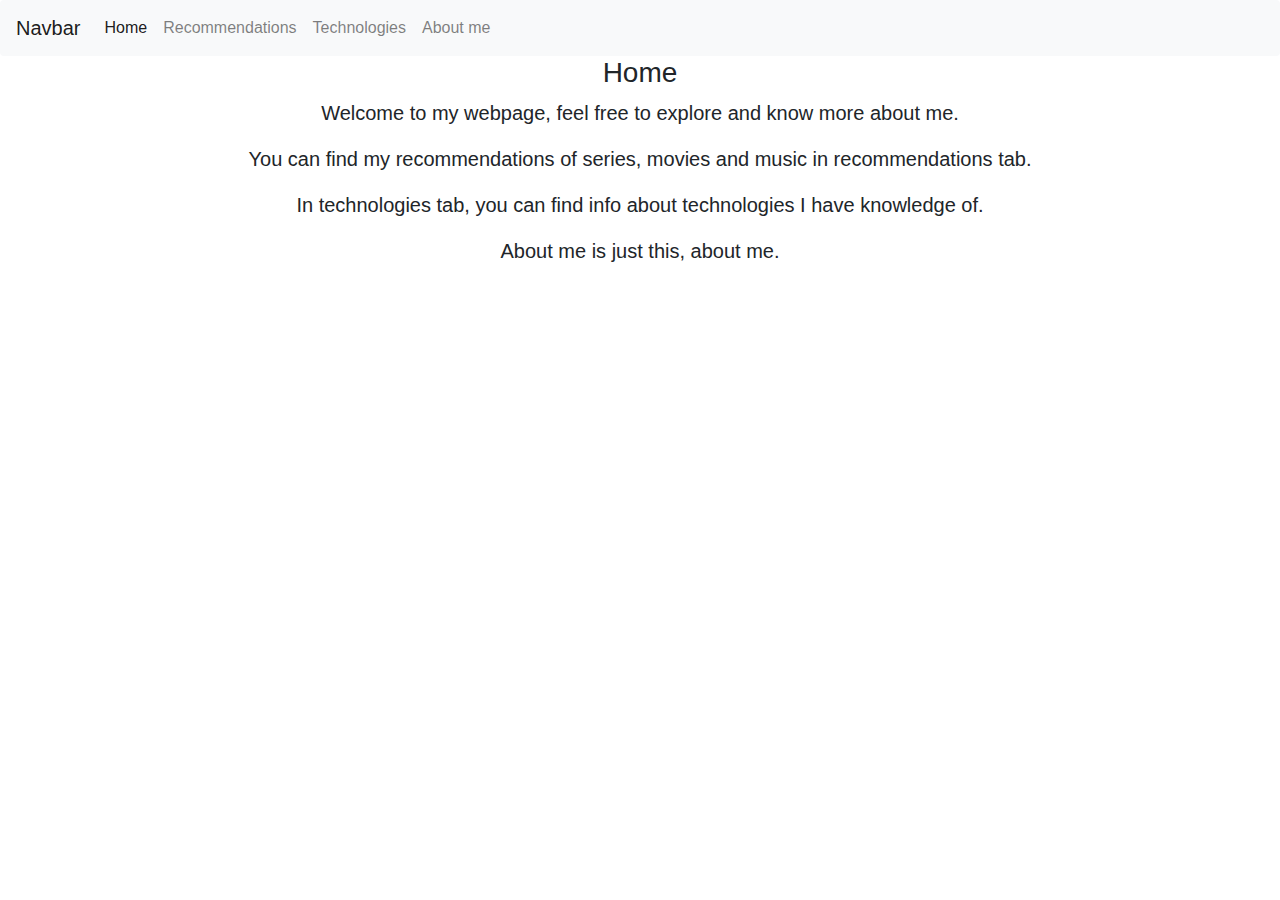
<file: index.html>
<!DOCTYPE html>
<html>

<head>
    <title>My webpage</title>
    <meta charset="utf-8">
    <meta name="viewport" content="width=device-width, initial-scale=1, shrink-to-fit=no">
    <link rel="stylesheet" href="src/index.css">
    <link rel="stylesheet" href="https://stackpath.bootstrapcdn.com/bootstrap/4.3.1/css/bootstrap.min.css" integrity="sha384-ggOyR0iXCbMQv3Xipma34MD+dH/1fQ784/j6cY/iJTQUOhcWr7x9JvoRxT2MZw1T" crossorigin="anonymous">

</head>
<header>
    <nav class="navbar navbar-expand-lg navbar-light bg-light rounded">
        <a class="navbar-brand" href="#">Navbar</a>
        <button class="navbar-toggler" type="button" data-toggle="collapse" data-target="#navbarsExample09" aria-controls="navbarsExample09" aria-expanded="false" aria-label="Toggle navigation">
          <span class="navbar-toggler-icon"></span>
        </button>

        <div class="collapse navbar-collapse" id="navbarsExample09">
            <ul class="navbar-nav mr-auto">
                <li class="nav-item active">
                    <a class="nav-link" href="#">Home <span class="sr-only">(current)</span></a>
                </li>
                <li class="nav-item">
                    <a class="nav-link" href="#">Recommendations</a>
                </li>
                <li class="nav-item">
                    <a class="nav-link" href="#">Technologies</a>
                </li>
                <li class="nav-item">
                    <a class="nav-link" href="#">About me</a>
                </li>
            </ul>
        </div>
    </nav>
</header>

<body>
    <div class="container">
        <blockquote class="blockquote text-center">
            <h3>Home</h3>
            <p>Welcome to my webpage, feel free to explore and know more about me. <br></p>
            <p>You can find my recommendations of series, movies and music in recommendations tab.<br></p>
            <p>In technologies tab, you can find info about technologies I have knowledge of. <br></p>
            <p>About me is just this, about me.<br></p>
        </blockquote>
    </div>
</body>

</html>
</file>
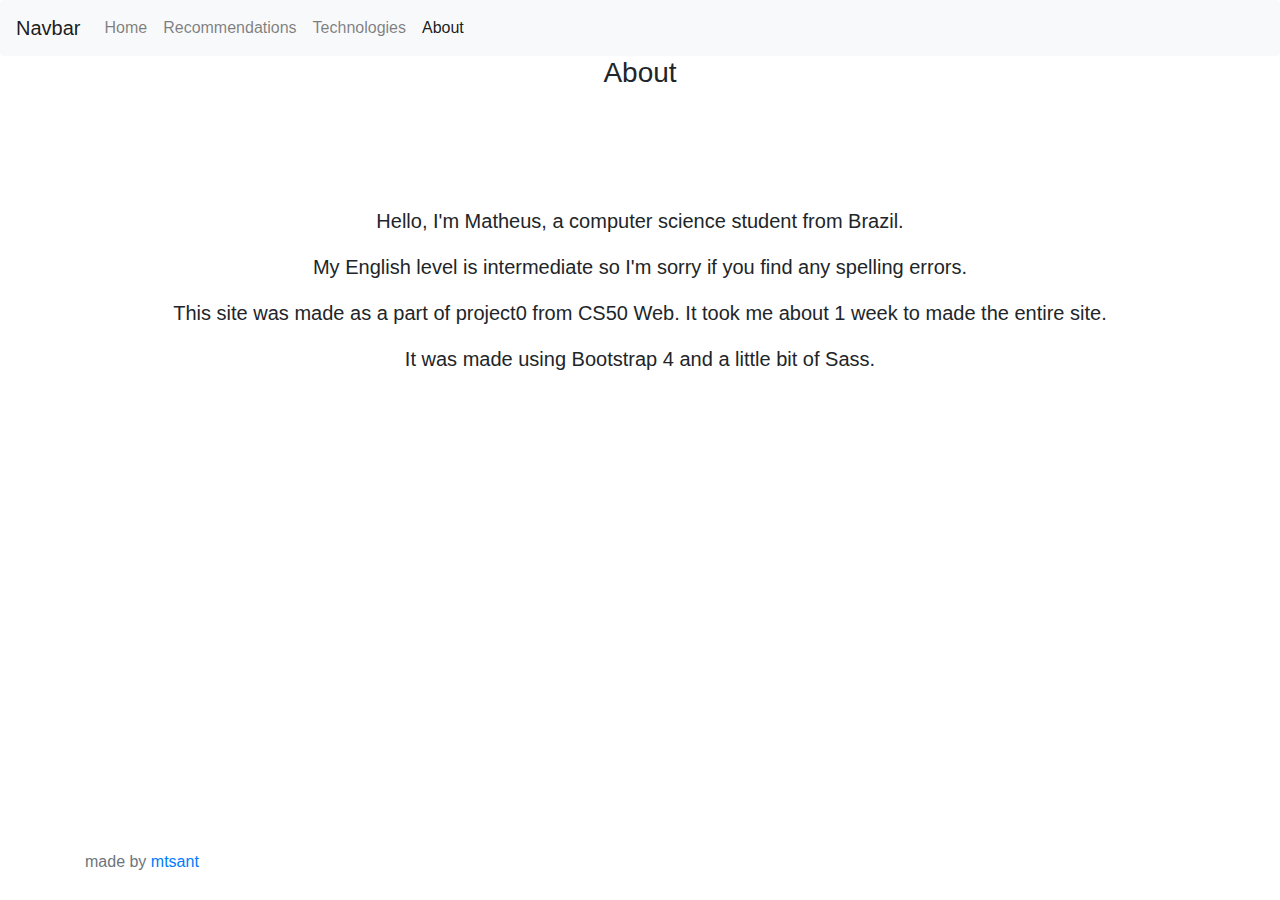
<file: about.html>
<!DOCTYPE html>
<html>

<head>
    <title>My webpage</title>
    <meta charset="utf-8">
    <meta name="viewport" content="width=device-width, initial-scale=1, shrink-to-fit=no">
    <link rel="stylesheet" href="src/index.css">
    <link rel="stylesheet" href="https://stackpath.bootstrapcdn.com/bootstrap/4.3.1/css/bootstrap.min.css"
        integrity="sha384-ggOyR0iXCbMQv3Xipma34MD+dH/1fQ784/j6cY/iJTQUOhcWr7x9JvoRxT2MZw1T" crossorigin="anonymous">

</head>
<header>
    <nav class="navbar navbar-expand-lg navbar-light bg-light rounded">
        <a class="navbar-brand" href="#">Navbar</a>
        <button class="navbar-toggler" type="button" data-toggle="collapse" data-target="#navbarsExample09"
            aria-controls="navbarsExample09" aria-expanded="false" aria-label="Toggle navigation">
            <span class="navbar-toggler-icon"></span>
        </button>

        <div class="collapse navbar-collapse" id="navbarsExample09">
            <ul class="navbar-nav mr-auto">
                <li class="nav-item">
                    <a class="nav-link" href="/index.html">Home</a>
                </li>
                <li class="nav-item">
                    <a class="nav-link" href="/recommendations.html">Recommendations</a>
                </li>
                <li class="nav-item">
                    <a class="nav-link" href="/tech.html">Technologies</a>
                </li>
                <li class="nav-item active">
                    <a class="nav-link" href="/about.html">About <span class="sr-only">(current)</span></a>
                </li>
            </ul>
        </div>
    </nav>
</header>

<body>
    <blockquote class="blockquote text-center">
        <h3>About</h3>
    </blockquote>
    <div class="container">
        <div class="introduction-text">
            <blockquote class="blockquote text-center">
                <p>Hello, I'm Matheus, a computer science student from Brazil. <br> </p>
                <p>My English level is intermediate so I'm sorry if you find any spelling errors.</p>
                <p>This site was made as a part of project0 from CS50 Web. It took me about 1 week to made the entire site.</p>
                <p>It was made using Bootstrap 4 and a little bit of Sass.</p>
            </blockquote>
        </div>
    </div>
</body>
<footer class="footer">
    <div class="container">
      <span class="text-muted">made by <a href="https://github.com/mtsant">mtsant</a></span>
    </div>
  </footer>

</html>
</file>
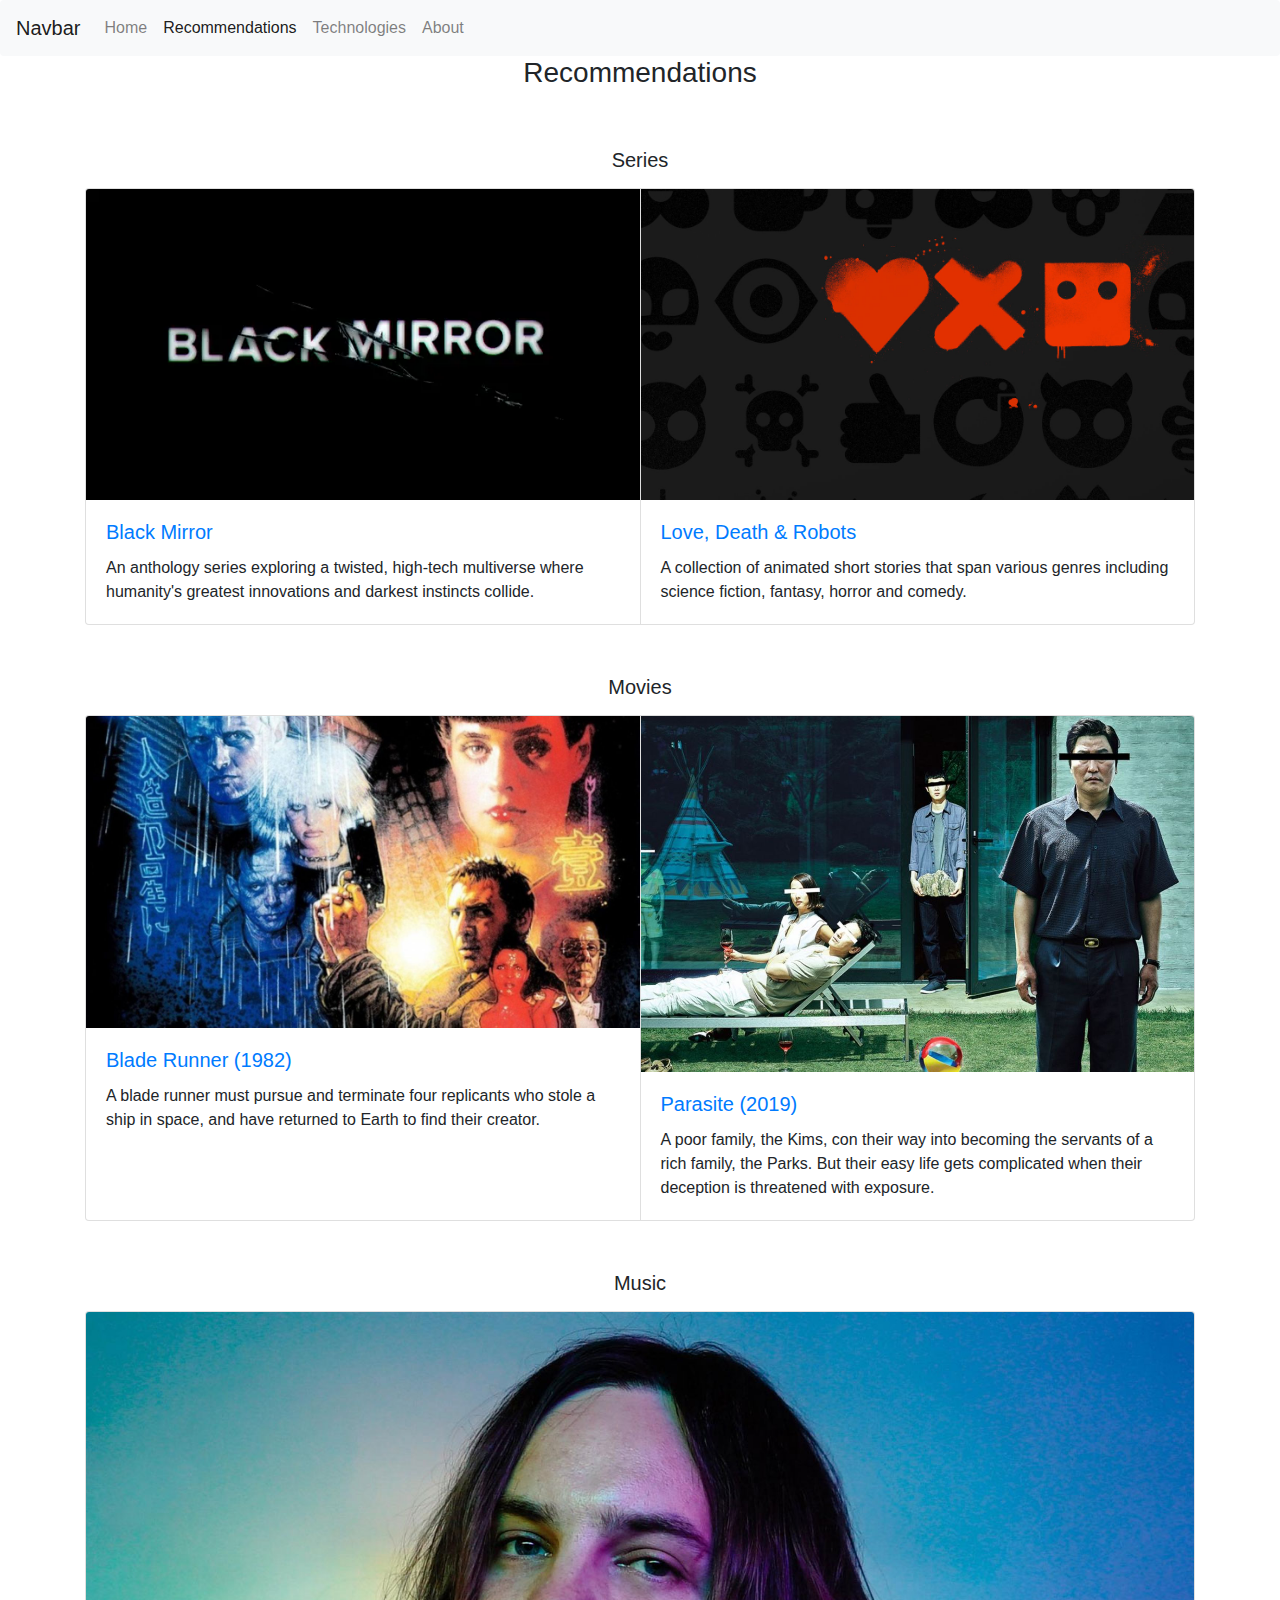
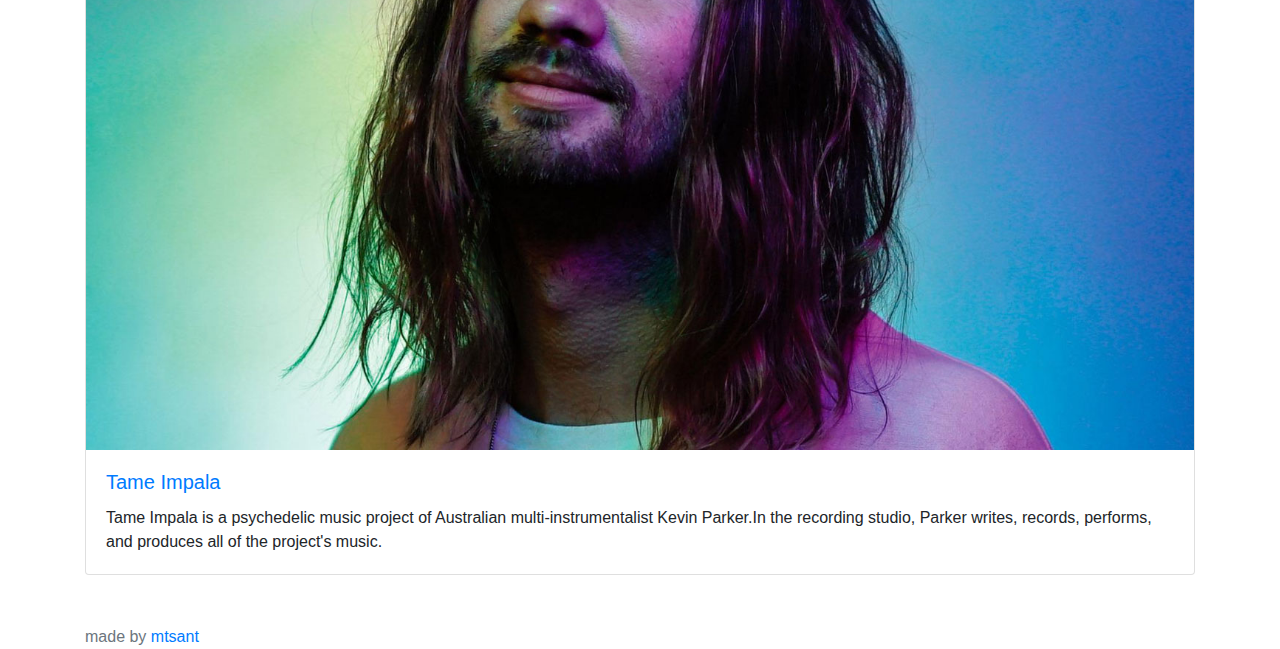
<file: recommendations.html>
<!DOCTYPE html>
<html>

<head>
    <title>My recommendations</title>
    <meta charset="utf-8">
    <meta name="viewport" content="width=device-width, initial-scale=1, shrink-to-fit=no">
    <link rel="stylesheet" href="src/recommendations.css">
    <link rel="stylesheet" href="https://stackpath.bootstrapcdn.com/bootstrap/4.3.1/css/bootstrap.min.css"
        integrity="sha384-ggOyR0iXCbMQv3Xipma34MD+dH/1fQ784/j6cY/iJTQUOhcWr7x9JvoRxT2MZw1T" crossorigin="anonymous">

</head>
<header>
    <nav class="navbar navbar-expand-lg navbar-light bg-light rounded">
        <a class="navbar-brand" href="#">Navbar</a>
        <button class="navbar-toggler" type="button" data-toggle="collapse" data-target="#navbarsExample09"
            aria-controls="navbarsExample09" aria-expanded="false" aria-label="Toggle navigation">
            <span class="navbar-toggler-icon"></span>
        </button>

        <div class="collapse navbar-collapse" id="navbarsExample09">
            <ul class="navbar-nav mr-auto">
                <li class="nav-item">
                    <a class="nav-link" href="/index.html">Home </a>
                </li>
                <li class="nav-item active">
                    <a class="nav-link" href="/recommendations.html">Recommendations<span
                            class="sr-only">(current)</span></a>
                </li>
                <li class="nav-item">
                    <a class="nav-link" href="/tech.html">Technologies</a>
                </li>
                <li class="nav-item">
                    <a class="nav-link" href="/about.html">About</a>
                </li>
            </ul>
        </div>
    </nav>
</header>

<body>
    <div class="container">
        <blockquote class="blockquote text-center">

            <h3>Recommendations</h3>
            <h5 class="section-title">Series</h5>
        </blockquote>

        <div class="card-group">
            <div class="card">
                <img src="src/img/bm.jpg" class="card-img-top" alt="...">
                <div class="card-body">
                    <h5 class="card-title"> <a href="https://www.imdb.com/title/tt2085059/">Black Mirror</a></h5>
                    <p class="card-text">An anthology series exploring a twisted, high-tech multiverse where humanity's
                        greatest innovations and darkest instincts collide.</p>
                </div>
            </div>
            <div class="card">
                <img src="src/img/ldr.jpg" class="card-img-top" alt"...">
                <div class="card-body">
                    <h5 class="card-title"> <a href="https://www.imdb.com/title/tt9561862/">Love, Death & Robots</a>
                    </h5>
                    <p class="card-text">A collection of animated short stories that span various genres including
                        science fiction, fantasy, horror and comedy. </p>
                </div>
            </div>

        </div>
        <blockquote class="blockquote text-center">
            <h5 class="section-title">Movies</h5>
        </blockquote>

        <div class="card-group">
            <div class="card">
                <img src="src/img/br.jpg" class="card-img-top" alt="...">
                <div class="card-body">
                    <h5 class="card-title"> <a href="https://www.imdb.com/title/tt0083658/">Blade Runner (1982)</a></h5>
                    <p class="card-text">A blade runner must pursue and terminate four replicants who stole a ship in
                        space, and have returned to Earth to find their creator.</p>
                </div>
            </div>
            <div class="card">
                <img src="src/img/p.png" class="card-img-top" alt="...">
                <div class="card-body">
                    <h5 class="card-title"> <a href="https://www.imdb.com/title/tt6751668">Parasite (2019)</a></h5>
                    <p class="card-text">A poor family, the Kims, con their way into becoming the servants of a rich
                        family, the Parks. But their easy life gets complicated when their deception is threatened with
                        exposure. </p>
                </div>
            </div>

        </div>
        <blockquote class="blockquote text-center">
            <h5 class="section-title">Music</h5>
        </blockquote>

        <div class="card-group">
            <div class="card">
                <img src="src/img/ti.jpg" class="card-img-top" alt="...">
                <div class="card-body">
                    <h5 class="card-title"> <a href="https://official.tameimpala.com/">Tame Impala</a></h5>
                    <p class="card-text">Tame Impala is a psychedelic music project of Australian multi-instrumentalist Kevin Parker.In the recording studio, Parker writes, records, performs, and produces all of the project's music.</p>
                </div>
            </div>
        </div>
    </div>

</body>
<footer class="footer">
    <div class="container">
        <span class="text-muted">made by <a href="https://github.com/mtsant">mtsant</a></span>
    </div>
</footer>
</file>
<file: src/index.css>
header .container {
    padding-top: 10px;
    padding-bottom: 10px;
}

body .introduction-text{
    padding-top: 100px;
}
footer {
    bottom: 0px;
    height: 50px;
    left: 0;
    position: absolute;
    right: 0;
    color: black;
  }
html,body{
    height: 100%
}
</file>
<file: src/recommendations.css>
body .section-title{
    padding-top: 50px;
}

footer {
    bottom: 0px;
    color: black;
    padding-top: 50px;
  }
html,body{
    height: 100%
}
</file>
